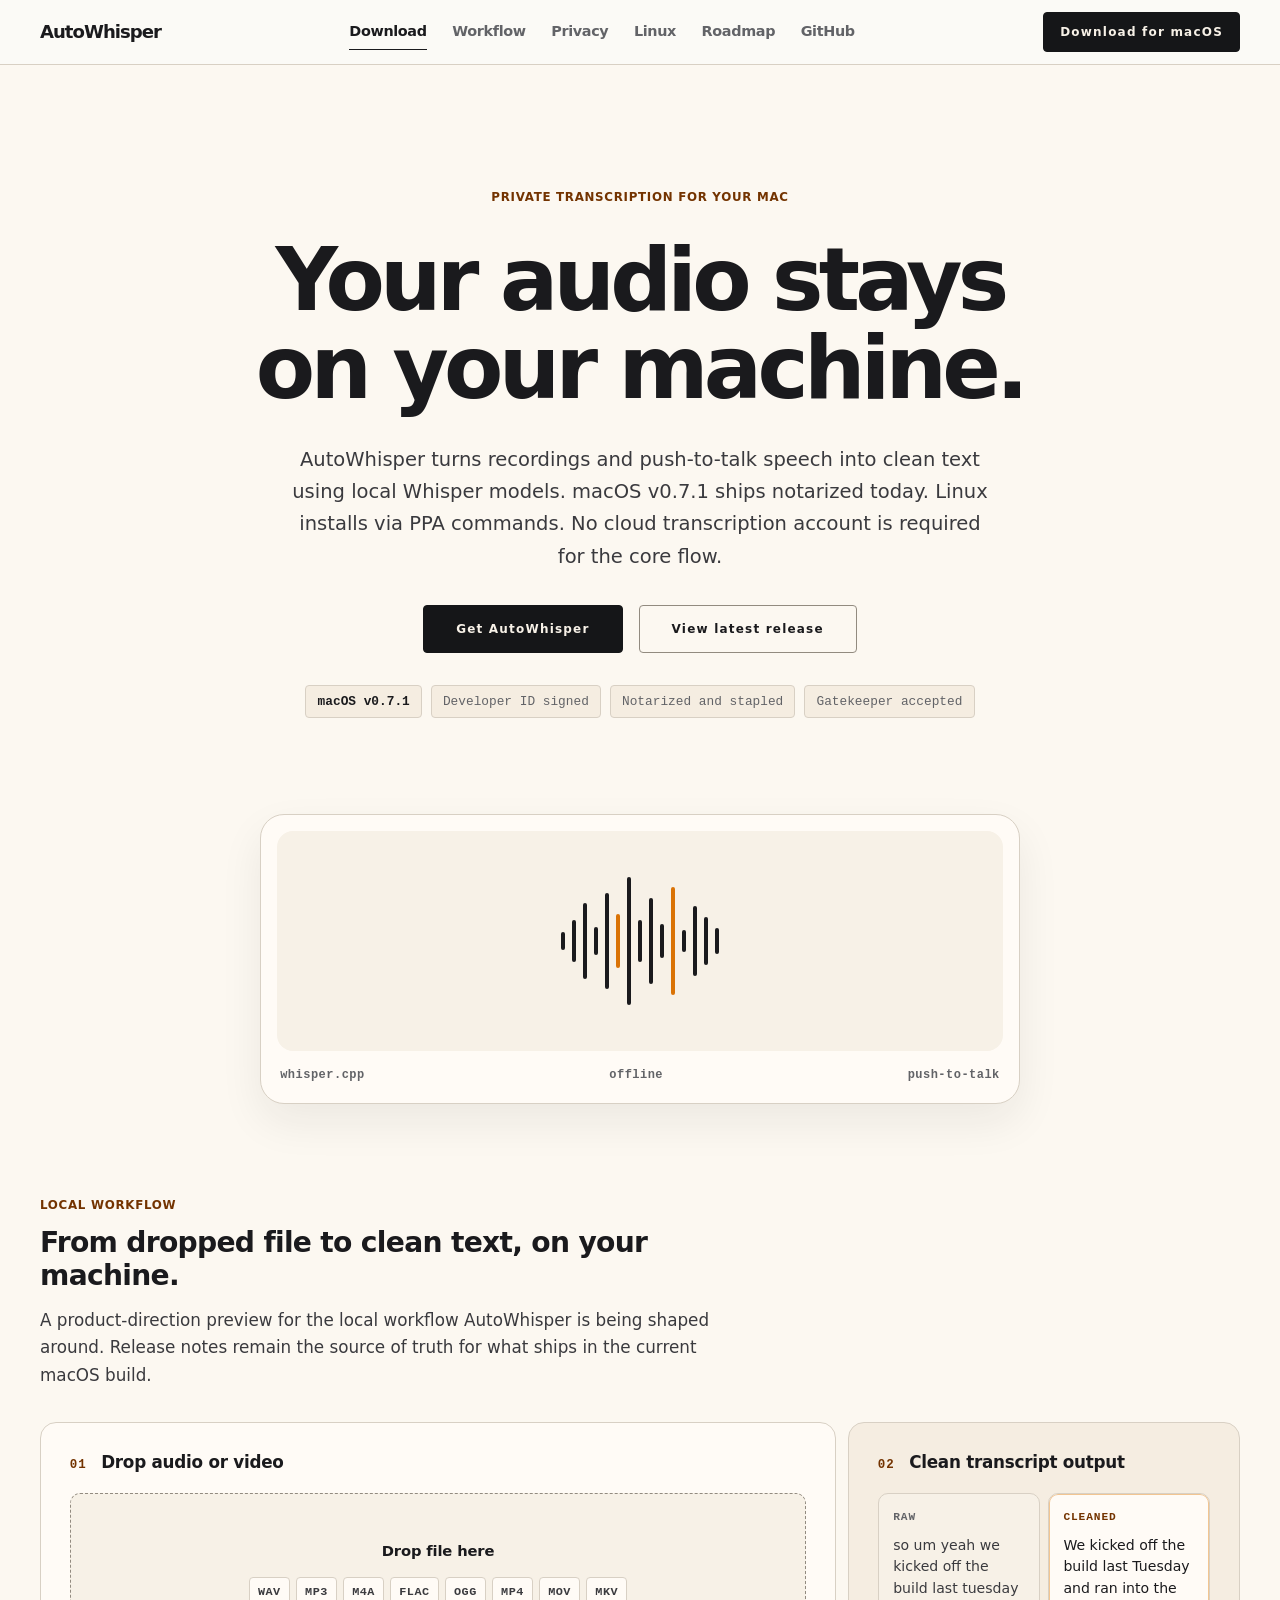
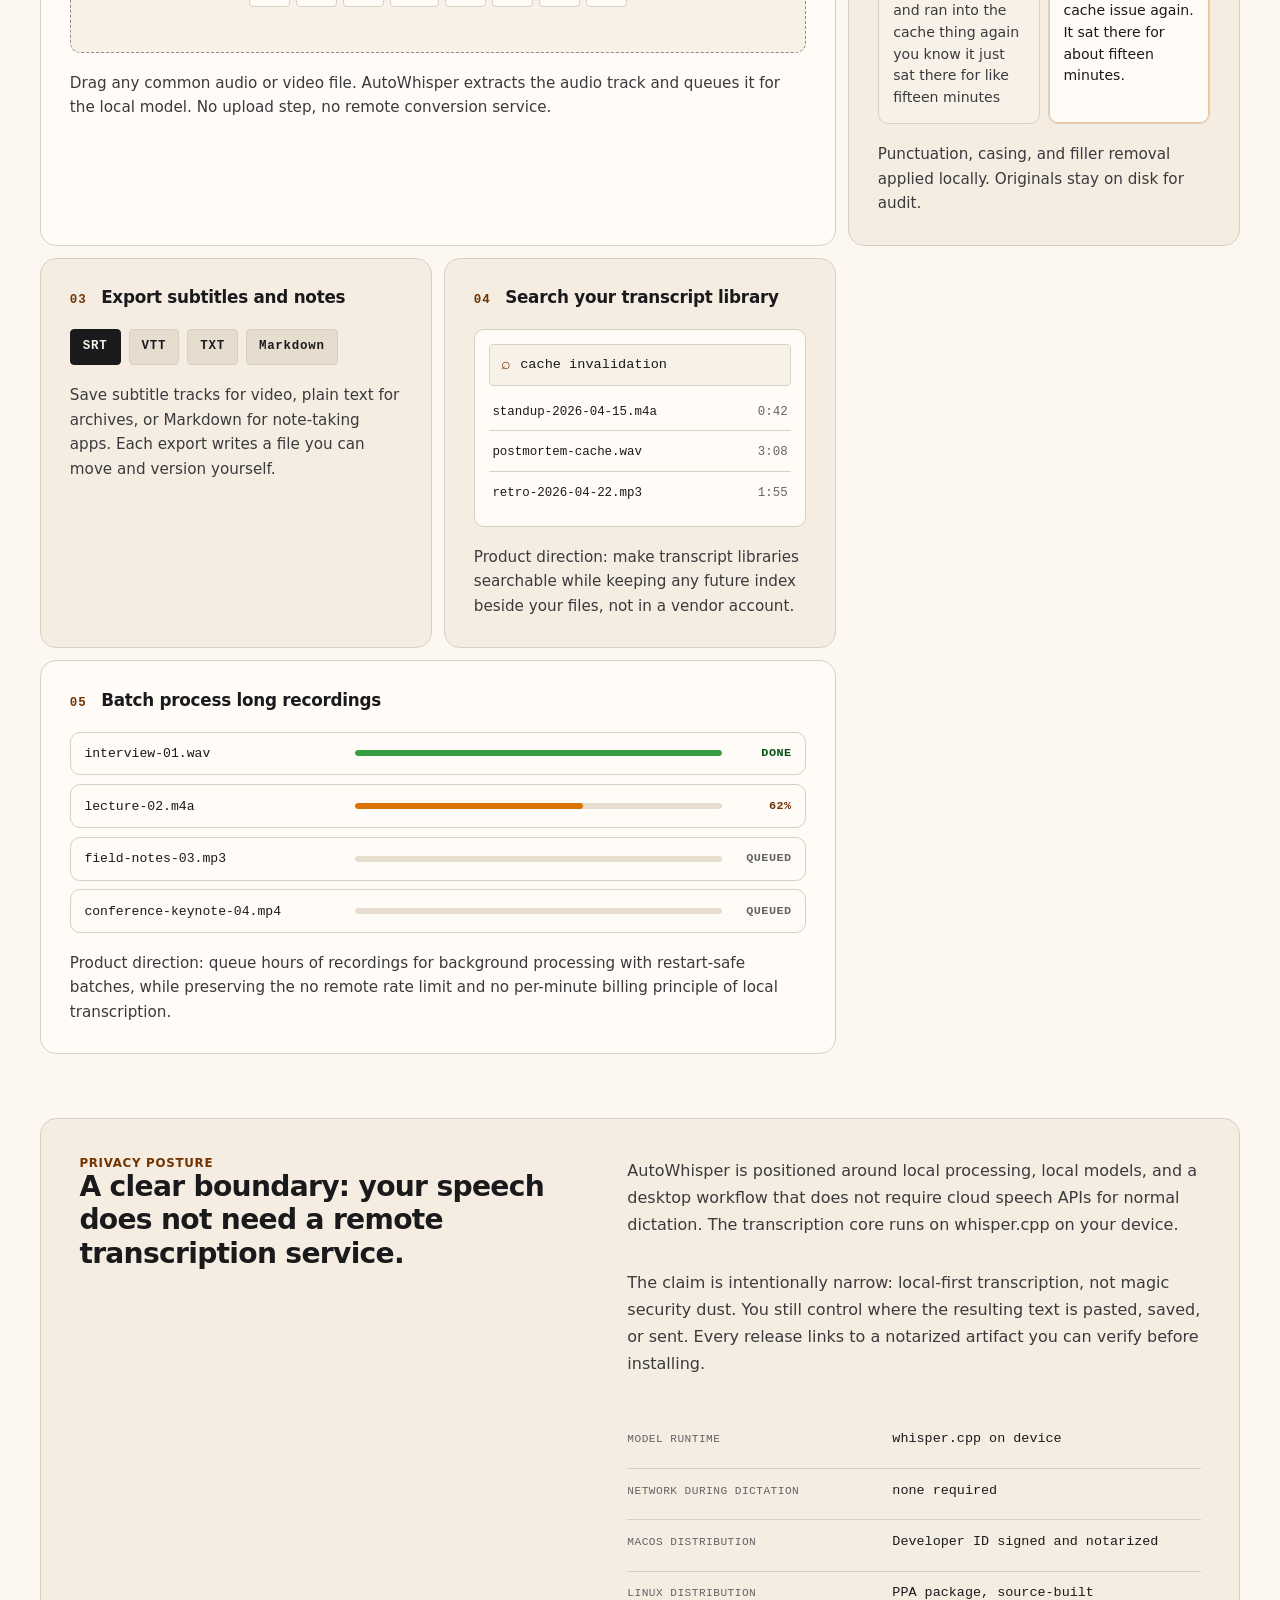
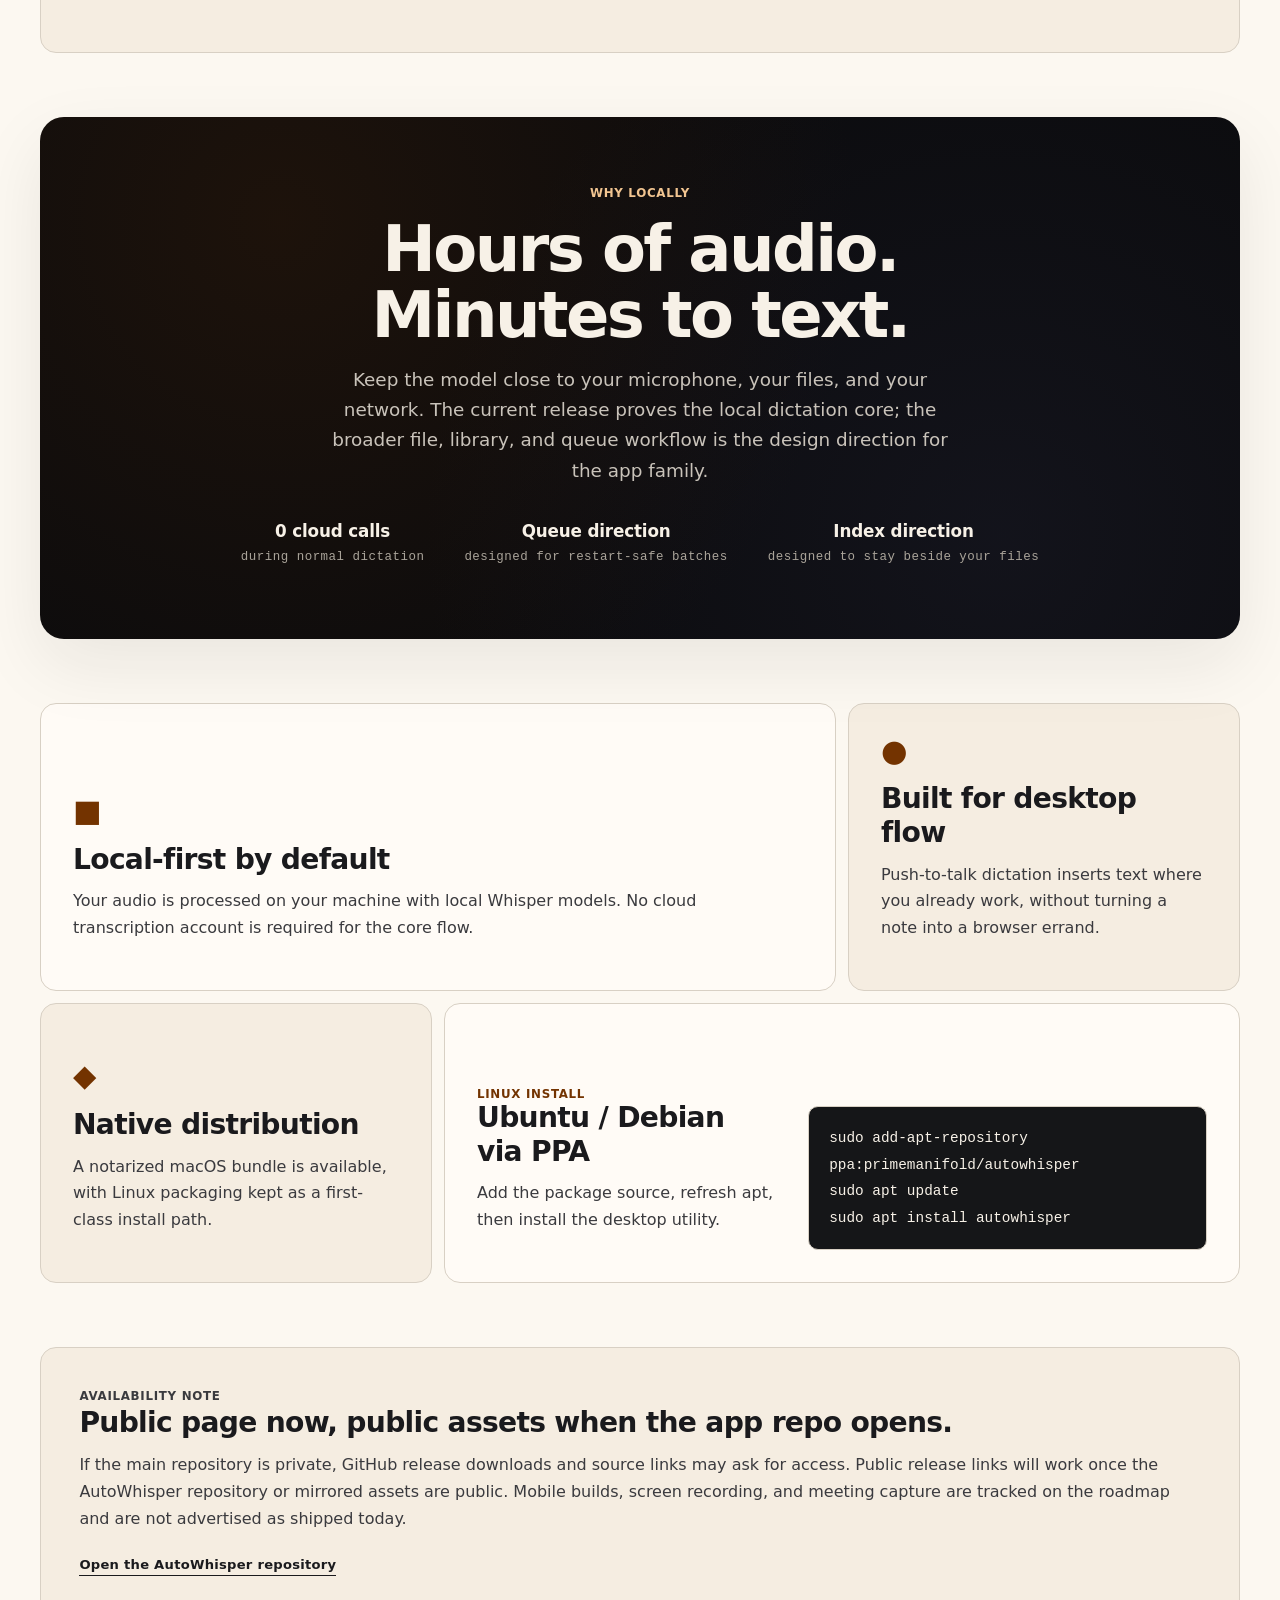
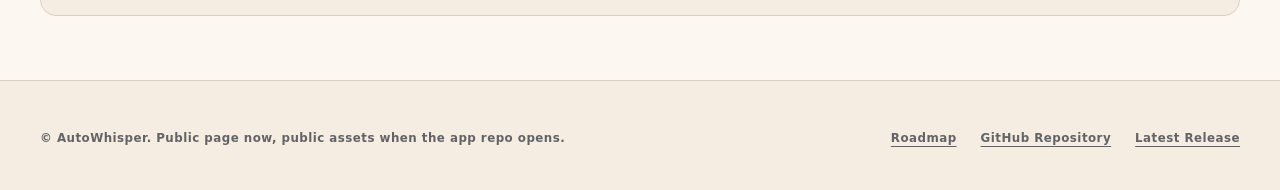
<file: site/index.html>
<!doctype html>
<html lang="en">
<head>
  <meta charset="utf-8">
  <meta name="viewport" content="width=device-width, initial-scale=1">
  <meta name="description" content="AutoWhisper is a local-first desktop transcription app powered by whisper.cpp, with macOS downloads and Linux PPA install commands.">
  <title>AutoWhisper | Local-first desktop transcription</title>
  <link rel="stylesheet" href="styles.css">
</head>
<body>
  <a class="skip-link" href="#main">Skip to content</a>

  <header class="topbar" aria-label="Primary navigation">
    <div class="nav-shell">
      <a class="brand" href="./" aria-label="AutoWhisper home">AutoWhisper</a>
      <nav class="nav-links" aria-label="Site links">
        <a class="is-active" href="#download">Download</a>
        <a href="#workflow">Workflow</a>
        <a href="#privacy">Privacy</a>
        <a href="#linux">Linux</a>
        <a href="roadmap.html">Roadmap</a>
        <a href="https://github.com/primemanifold/autowhisper">GitHub</a>
      </nav>
      <a class="nav-cta" href="https://github.com/primemanifold/autowhisper/releases/download/v0.7.1/AutoWhisper-macOS-v0.7.1.zip">Download for macOS</a>
    </div>
  </header>

  <main id="main" class="page-shell">
    <section class="hero" aria-labelledby="hero-title">
      <p class="eyebrow">Private transcription for your Mac</p>
      <h1 id="hero-title">Your audio stays on your machine.</h1>
      <p class="lede">
        AutoWhisper turns recordings and push-to-talk speech into clean text using local Whisper models. macOS v0.7.1 ships notarized today. Linux installs via PPA commands. No cloud transcription account is required for the core flow.
      </p>
      <div class="hero-actions" id="download">
        <a class="button button-primary" href="https://github.com/primemanifold/autowhisper/releases/download/v0.7.1/AutoWhisper-macOS-v0.7.1.zip">Get AutoWhisper</a>
        <a class="button button-secondary" href="https://github.com/primemanifold/autowhisper/releases/latest">View latest release</a>
      </div>
      <ul class="release-list proof-badges" aria-label="macOS release details">
        <li><strong>macOS v0.7.1</strong></li>
        <li>Developer ID signed</li>
        <li>Notarized and stapled</li>
        <li>Gatekeeper accepted</li>
      </ul>
    </section>

    <section class="product-frame" aria-label="AutoWhisper local waveform preview">
      <div class="waveform-card">
        <div class="waveform-stage">
          <span></span><span></span><span></span><span></span><span></span>
          <span></span><span></span><span></span><span></span><span></span>
          <span></span><span></span><span></span><span></span><span></span>
        </div>
        <div class="preview-footer">
          <span>whisper.cpp</span>
          <span>offline</span>
          <span>push-to-talk</span>
        </div>
      </div>
    </section>

    <section class="workflow-section" id="workflow" aria-labelledby="workflow-title">
      <header class="workflow-header">
        <p class="eyebrow">Local workflow</p>
        <h2 id="workflow-title">From dropped file to clean text, on your machine.</h2>
        <p class="workflow-lede">A product-direction preview for the local workflow AutoWhisper is being shaped around. Release notes remain the source of truth for what ships in the current macOS build.</p>
      </header>

      <div class="workflow-grid">
        <article class="workflow-card workflow-card-wide">
          <header class="workflow-card-head">
            <p class="step-label">01</p>
            <h3>Drop audio or video</h3>
          </header>
          <div class="format-dropzone">
            <p class="dropzone-cue">Drop file here</p>
            <ul class="format-list">
              <li>WAV</li>
              <li>MP3</li>
              <li>M4A</li>
              <li>FLAC</li>
              <li>OGG</li>
              <li>MP4</li>
              <li>MOV</li>
              <li>MKV</li>
            </ul>
          </div>
          <p class="workflow-copy">Drag any common audio or video file. AutoWhisper extracts the audio track and queues it for the local model. No upload step, no remote conversion service.</p>
        </article>

        <article class="workflow-card">
          <header class="workflow-card-head">
            <p class="step-label">02</p>
            <h3>Clean transcript output</h3>
          </header>
          <div class="transcript-compare">
            <div class="transcript-side transcript-raw">
              <p class="transcript-tag">Raw</p>
              <p>so um yeah we kicked off the build last tuesday and ran into the cache thing again you know it just sat there for like fifteen minutes</p>
            </div>
            <div class="transcript-side transcript-clean">
              <p class="transcript-tag">Cleaned</p>
              <p>We kicked off the build last Tuesday and ran into the cache issue again. It sat there for about fifteen minutes.</p>
            </div>
          </div>
          <p class="workflow-copy">Punctuation, casing, and filler removal applied locally. Originals stay on disk for audit.</p>
        </article>

        <article class="workflow-card">
          <header class="workflow-card-head">
            <p class="step-label">03</p>
            <h3>Export subtitles and notes</h3>
          </header>
          <ul class="export-pills">
            <li>SRT</li>
            <li>VTT</li>
            <li>TXT</li>
            <li>Markdown</li>
          </ul>
          <p class="workflow-copy">Save subtitle tracks for video, plain text for archives, or Markdown for note-taking apps. Each export writes a file you can move and version yourself.</p>
        </article>

        <article class="workflow-card">
          <header class="workflow-card-head">
            <p class="step-label">04</p>
            <h3>Search your transcript library</h3>
          </header>
          <div class="library-search">
            <div class="search-bar">
              <span class="search-icon">⌕</span>
              <span class="search-query">cache invalidation</span>
            </div>
            <ul class="search-results">
              <li>
                <span class="result-name">standup-2026-04-15.m4a</span>
                <span class="result-time">0:42</span>
              </li>
              <li>
                <span class="result-name">postmortem-cache.wav</span>
                <span class="result-time">3:08</span>
              </li>
              <li>
                <span class="result-name">retro-2026-04-22.mp3</span>
                <span class="result-time">1:55</span>
              </li>
            </ul>
          </div>
          <p class="workflow-copy">Product direction: make transcript libraries searchable while keeping any future index beside your files, not in a vendor account.</p>
        </article>

        <article class="workflow-card workflow-card-wide">
          <header class="workflow-card-head">
            <p class="step-label">05</p>
            <h3>Batch process long recordings</h3>
          </header>
          <ul class="batch-queue">
            <li class="queue-item is-done">
              <span class="queue-name">interview-01.wav</span>
              <span class="queue-meter"><span class="queue-fill queue-fill-full"></span></span>
              <span class="queue-state">done</span>
            </li>
            <li class="queue-item is-running">
              <span class="queue-name">lecture-02.m4a</span>
              <span class="queue-meter"><span class="queue-fill queue-fill-active"></span></span>
              <span class="queue-state">62%</span>
            </li>
            <li class="queue-item is-pending">
              <span class="queue-name">field-notes-03.mp3</span>
              <span class="queue-meter"><span class="queue-fill queue-fill-empty"></span></span>
              <span class="queue-state">queued</span>
            </li>
            <li class="queue-item is-pending">
              <span class="queue-name">conference-keynote-04.mp4</span>
              <span class="queue-meter"><span class="queue-fill queue-fill-empty"></span></span>
              <span class="queue-state">queued</span>
            </li>
          </ul>
          <p class="workflow-copy">Product direction: queue hours of recordings for background processing with restart-safe batches, while preserving the no remote rate limit and no per-minute billing principle of local transcription.</p>
        </article>
      </div>
    </section>

    <section class="privacy-panel" id="privacy" aria-labelledby="privacy-title">
      <div>
        <p class="eyebrow">Privacy posture</p>
        <h2 id="privacy-title">A clear boundary: your speech does not need a remote transcription service.</h2>
      </div>
      <div class="privacy-copy">
        <p>
          AutoWhisper is positioned around local processing, local models, and a desktop workflow that does not require cloud speech APIs for normal dictation. The transcription core runs on whisper.cpp on your device.
        </p>
        <p>
          The claim is intentionally narrow: local-first transcription, not magic security dust. You still control where the resulting text is pasted, saved, or sent. Every release links to a notarized artifact you can verify before installing.
        </p>
        <ul class="evidence-list">
          <li><span class="evidence-key">Model runtime</span><span class="evidence-value">whisper.cpp on device</span></li>
          <li><span class="evidence-key">Network during dictation</span><span class="evidence-value">none required</span></li>
          <li><span class="evidence-key">macOS distribution</span><span class="evidence-value">Developer ID signed and notarized</span></li>
          <li><span class="evidence-key">Linux distribution</span><span class="evidence-value">PPA package, source-built</span></li>
        </ul>
      </div>
    </section>

    <section class="contrast-section" aria-labelledby="contrast-title">
      <p class="eyebrow contrast-eyebrow">Why locally</p>
      <h2 id="contrast-title">Hours of audio. Minutes to text.</h2>
        <p class="contrast-lede">
        Keep the model close to your microphone, your files, and your network. The current release proves the local dictation core; the broader file, library, and queue workflow is the design direction for the app family.
      </p>
      <ul class="contrast-stats" aria-label="Local-first product direction">
        <li>
          <strong>0 cloud calls</strong>
          <span>during normal dictation</span>
        </li>
        <li>
          <strong>Queue direction</strong>
          <span>designed for restart-safe batches</span>
        </li>
        <li>
          <strong>Index direction</strong>
          <span>designed to stay beside your files</span>
        </li>
      </ul>
    </section>

    <section class="bento" aria-label="Distribution and install paths">
      <article class="tile tile-wide">
        <p class="tile-icon" aria-hidden="true">■</p>
        <h2>Local-first by default</h2>
        <p>Your audio is processed on your machine with local Whisper models. No cloud transcription account is required for the core flow.</p>
      </article>
      <article class="tile">
        <p class="tile-icon" aria-hidden="true">●</p>
        <h2>Built for desktop flow</h2>
        <p>Push-to-talk dictation inserts text where you already work, without turning a note into a browser errand.</p>
      </article>
      <article class="tile">
        <p class="tile-icon" aria-hidden="true">◆</p>
        <h2>Native distribution</h2>
        <p>A notarized macOS bundle is available, with Linux packaging kept as a first-class install path.</p>
      </article>
      <article class="tile tile-wide command-tile" id="linux">
        <div>
          <p class="eyebrow">Linux install</p>
          <h2>Ubuntu / Debian via PPA</h2>
          <p>Add the package source, refresh apt, then install the desktop utility.</p>
        </div>
        <pre aria-label="PPA install commands"><code>sudo add-apt-repository ppa:primemanifold/autowhisper
sudo apt update
sudo apt install autowhisper</code></pre>
      </article>
    </section>

    <section class="notice" aria-labelledby="availability-title">
      <p class="eyebrow">Availability note</p>
      <h2 id="availability-title">Public page now, public assets when the app repo opens.</h2>
      <p>
        If the main repository is private, GitHub release downloads and source links may ask for access.
        Public release links will work once the AutoWhisper repository or mirrored assets are public. Mobile builds, screen recording, and meeting capture are tracked on the roadmap and are not advertised as shipped today.
      </p>
      <a class="text-link" href="https://github.com/primemanifold/autowhisper">Open the AutoWhisper repository</a>
    </section>
  </main>

  <footer class="site-footer">
    <div class="footer-shell">
      <span>© AutoWhisper. Public page now, public assets when the app repo opens.</span>
      <nav aria-label="Footer links">
        <a href="roadmap.html">Roadmap</a>
        <a href="https://github.com/primemanifold/autowhisper">GitHub Repository</a>
        <a href="https://github.com/primemanifold/autowhisper/releases/latest">Latest Release</a>
      </nav>
    </div>
  </footer>
</body>
</html>
</file>
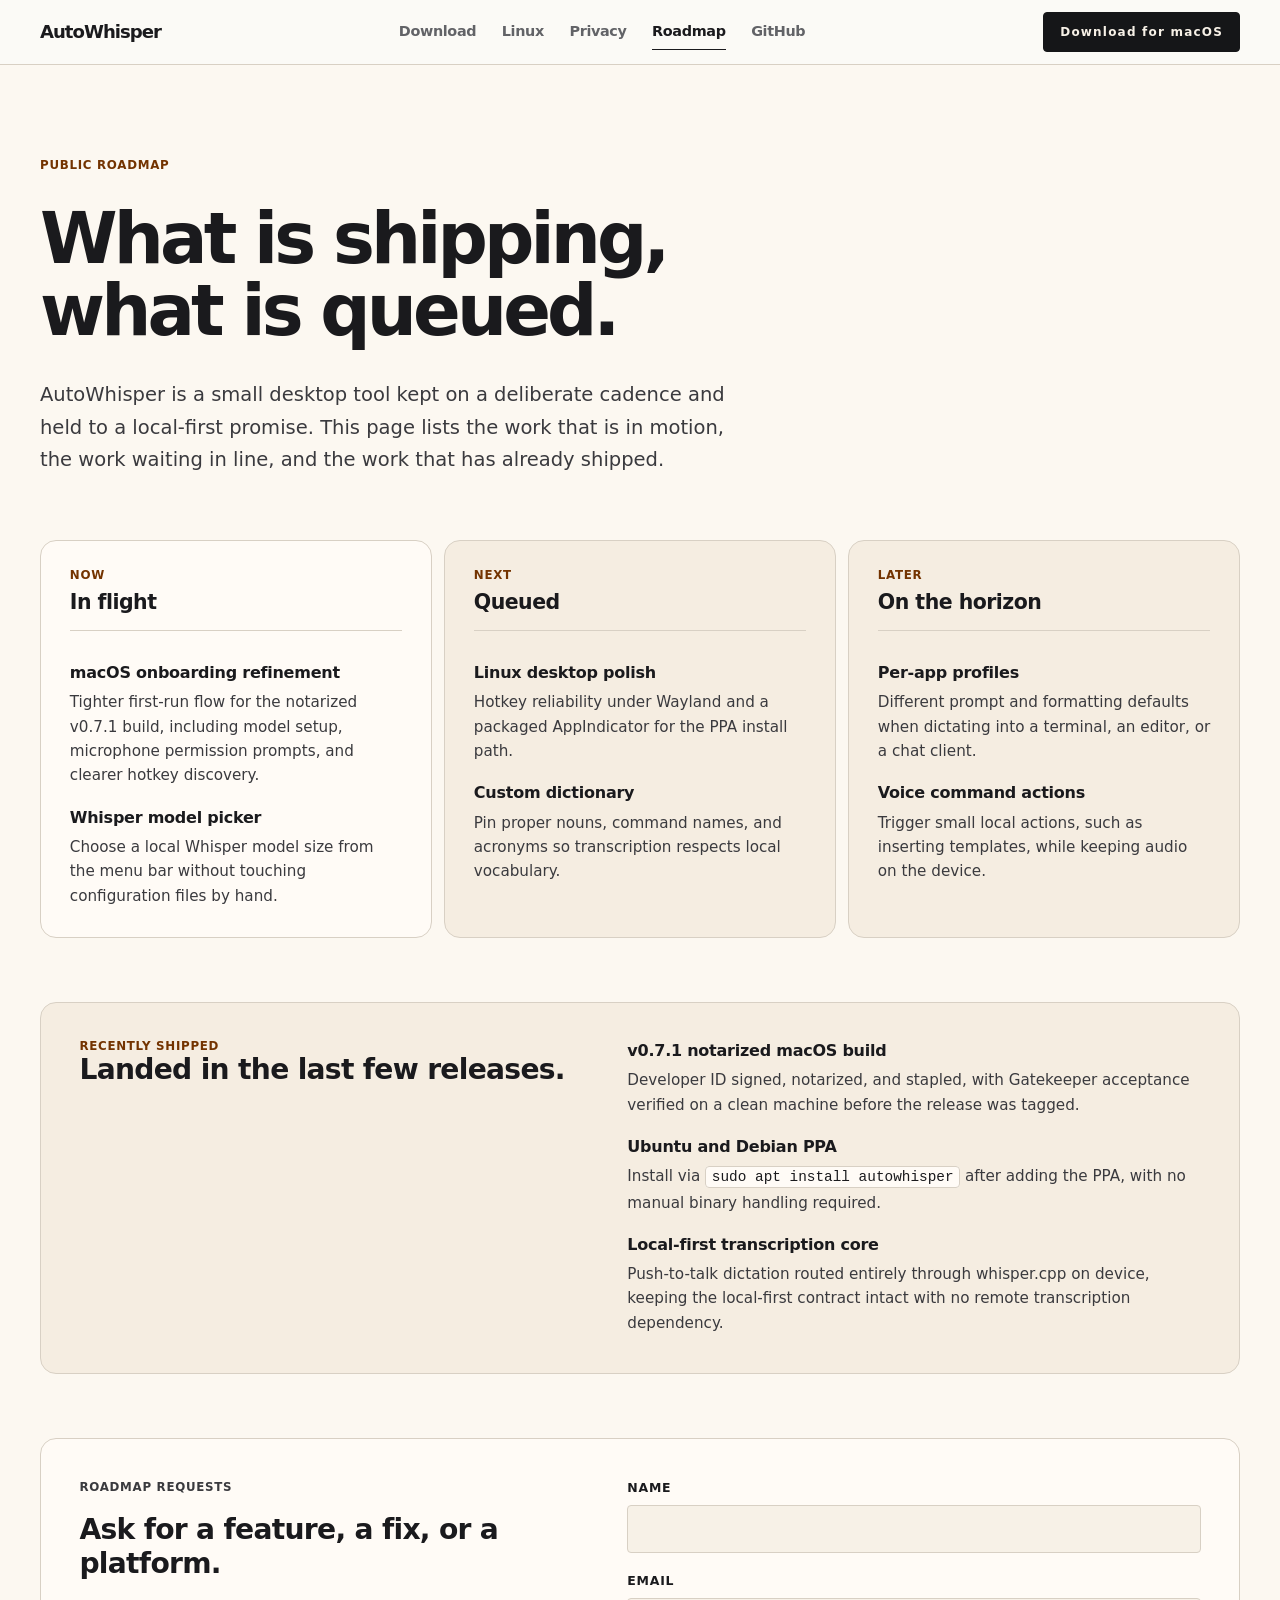
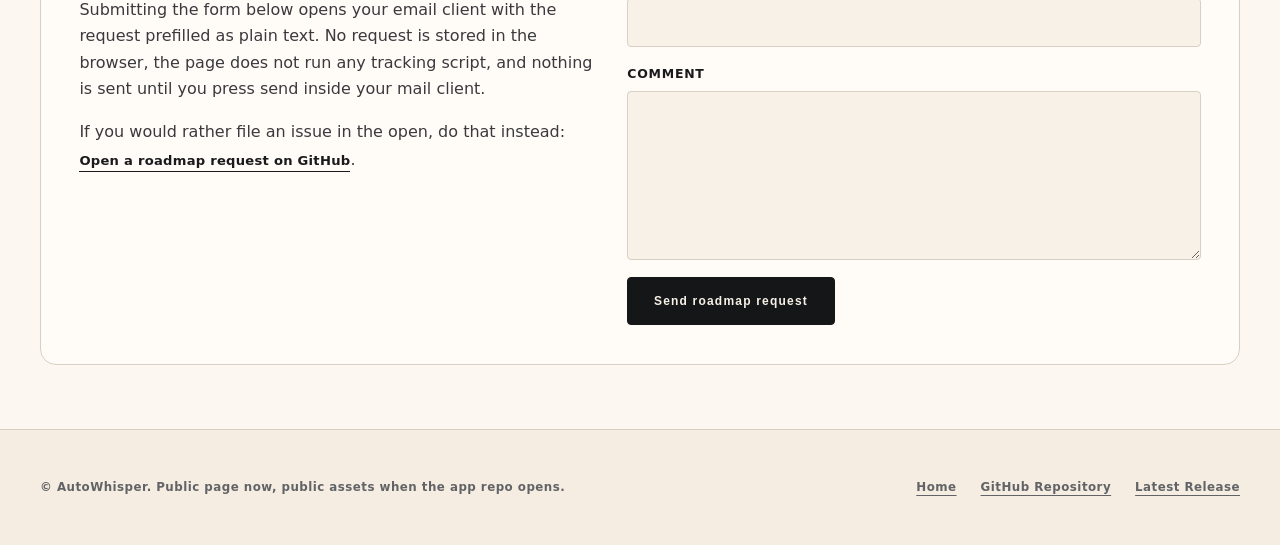
<file: site/roadmap.html>
<!doctype html>
<html lang="en">
<head>
  <meta charset="utf-8">
  <meta name="viewport" content="width=device-width, initial-scale=1">
  <meta name="description" content="AutoWhisper roadmap: what is shipping now, what is queued next, and how to send roadmap requests without analytics or trackers.">
  <title>Roadmap | AutoWhisper</title>
  <link rel="stylesheet" href="styles.css">
</head>
<body>
  <a class="skip-link" href="#main">Skip to content</a>

  <header class="topbar" aria-label="Primary navigation">
    <div class="nav-shell">
      <a class="brand" href="./" aria-label="AutoWhisper home">AutoWhisper</a>
      <nav class="nav-links" aria-label="Site links">
        <a href="./#download">Download</a>
        <a href="./#linux">Linux</a>
        <a href="./#privacy">Privacy</a>
        <a class="is-active" href="roadmap.html">Roadmap</a>
        <a href="https://github.com/primemanifold/autowhisper">GitHub</a>
      </nav>
      <a class="nav-cta" href="https://github.com/primemanifold/autowhisper/releases/download/v0.7.1/AutoWhisper-macOS-v0.7.1.zip">Download for macOS</a>
    </div>
  </header>

  <main id="main" class="page-shell">
    <section class="roadmap-intro" aria-labelledby="roadmap-title">
      <p class="eyebrow">Public roadmap</p>
      <h1 id="roadmap-title">What is shipping, what is queued.</h1>
      <p class="lede">
        AutoWhisper is a small desktop tool kept on a deliberate cadence and held to a local-first promise. This page lists the work that is in motion, the work waiting in line, and the work that has already shipped.
      </p>
    </section>

    <section class="roadmap-board" aria-label="Roadmap columns">
      <article class="roadmap-column" aria-labelledby="now-title">
        <header class="column-head">
          <p class="eyebrow">Now</p>
          <h2 id="now-title">In flight</h2>
        </header>
        <ul class="roadmap-list">
          <li>
            <h3>macOS onboarding refinement</h3>
            <p>Tighter first-run flow for the notarized v0.7.1 build, including model setup, microphone permission prompts, and clearer hotkey discovery.</p>
          </li>
          <li>
            <h3>Whisper model picker</h3>
            <p>Choose a local Whisper model size from the menu bar without touching configuration files by hand.</p>
          </li>
        </ul>
      </article>

      <article class="roadmap-column" aria-labelledby="next-title">
        <header class="column-head">
          <p class="eyebrow">Next</p>
          <h2 id="next-title">Queued</h2>
        </header>
        <ul class="roadmap-list">
          <li>
            <h3>Linux desktop polish</h3>
            <p>Hotkey reliability under Wayland and a packaged AppIndicator for the PPA install path.</p>
          </li>
          <li>
            <h3>Custom dictionary</h3>
            <p>Pin proper nouns, command names, and acronyms so transcription respects local vocabulary.</p>
          </li>
        </ul>
      </article>

      <article class="roadmap-column" aria-labelledby="later-title">
        <header class="column-head">
          <p class="eyebrow">Later</p>
          <h2 id="later-title">On the horizon</h2>
        </header>
        <ul class="roadmap-list">
          <li>
            <h3>Per-app profiles</h3>
            <p>Different prompt and formatting defaults when dictating into a terminal, an editor, or a chat client.</p>
          </li>
          <li>
            <h3>Voice command actions</h3>
            <p>Trigger small local actions, such as inserting templates, while keeping audio on the device.</p>
          </li>
        </ul>
      </article>
    </section>

    <section class="shipped-panel" aria-labelledby="shipped-title">
      <div class="shipped-intro">
        <p class="eyebrow">Recently shipped</p>
        <h2 id="shipped-title">Landed in the last few releases.</h2>
      </div>
      <ul class="shipped-list">
        <li>
          <h3>v0.7.1 notarized macOS build</h3>
          <p>Developer ID signed, notarized, and stapled, with Gatekeeper acceptance verified on a clean machine before the release was tagged.</p>
        </li>
        <li>
          <h3>Ubuntu and Debian PPA</h3>
          <p>Install via <code>sudo apt install autowhisper</code> after adding the PPA, with no manual binary handling required.</p>
        </li>
        <li>
          <h3>Local-first transcription core</h3>
          <p>Push-to-talk dictation routed entirely through whisper.cpp on device, keeping the local-first contract intact with no remote transcription dependency.</p>
        </li>
      </ul>
    </section>

    <section class="request-panel" aria-labelledby="requests-title">
      <div class="request-intro">
        <p class="eyebrow">Roadmap requests</p>
        <h2 id="requests-title">Ask for a feature, a fix, or a platform.</h2>
        <p>
          Submitting the form below opens your email client with the request prefilled as plain text. No request is stored in the browser, the page does not run any tracking script, and nothing is sent until you press send inside your mail client.
        </p>
        <p>
          If you would rather file an issue in the open, do that instead: <a class="text-link" href="https://github.com/primemanifold/autowhisper-landing/issues/new">Open a roadmap request on GitHub</a>.
        </p>
      </div>

      <form class="request-form" method="post" action="mailto:roadmap@primemanifold.dev?subject=AutoWhisper%20roadmap%20request" enctype="text/plain">
        <div class="field">
          <label for="request-name">Name</label>
          <input id="request-name" name="name" type="text" autocomplete="name" required>
        </div>
        <div class="field">
          <label for="request-email">Email</label>
          <input id="request-email" name="email" type="email" autocomplete="email" required>
        </div>
        <div class="field">
          <label for="request-comment">Comment</label>
          <textarea id="request-comment" name="comment" rows="6" required></textarea>
        </div>
        <button class="button button-primary" type="submit">Send roadmap request</button>
      </form>
    </section>
  </main>

  <footer class="site-footer">
    <div class="footer-shell">
      <span>© AutoWhisper. Public page now, public assets when the app repo opens.</span>
      <nav aria-label="Footer links">
        <a href="./">Home</a>
        <a href="https://github.com/primemanifold/autowhisper">GitHub Repository</a>
        <a href="https://github.com/primemanifold/autowhisper/releases/latest">Latest Release</a>
      </nav>
    </div>
  </footer>
</body>
</html>
</file>
<file: site/styles.css>
:root {
  color-scheme: light;
  --background: #fbfaf7;
  --paper: #f6f2ea;
  --paper-deep: #f0ebde;
  --muted: #ebe6dc;
  --surface: #fefdfb;
  --surface-low: #f4f0e7;
  --surface-mid: #ece6d9;
  --surface-high: #e1dac9;
  --text: #18181b;
  --text-muted: #3f3f46;
  --quiet: #71717a;
  --outline: #e7e2d8;
  --outline-strong: #b8b2a4;
  --inverse: #18181b;
  --inverse-deep: #0f0f12;
  --on-inverse: #f6f2ea;
  --accent-warm: #d97706;
  --accent-warm-text: #92400e;
  --accent-warm-soft: #f5d29a;
  --success: #16a34a;
  --success-text: #166534;
  --background: oklch(98% 0.01 80);
  --paper: oklch(95% 0.018 78);
  --paper-deep: oklch(93% 0.022 78);
  --muted: oklch(90% 0.022 78);
  --surface: oklch(99% 0.008 80);
  --surface-low: oklch(96% 0.015 78);
  --surface-mid: oklch(92% 0.022 78);
  --surface-high: oklch(88% 0.025 78);
  --text: oklch(22% 0.005 280);
  --text-muted: oklch(35% 0.006 280);
  --quiet: oklch(50% 0.006 280);
  --outline: oklch(86% 0.018 78);
  --outline-strong: oklch(64% 0.018 78);
  --inverse: oklch(20% 0.005 280);
  --inverse-deep: oklch(15% 0.005 280);
  --on-inverse: oklch(96% 0.015 78);
  --accent-warm: oklch(66% 0.16 56);
  --accent-warm-text: oklch(40% 0.11 55);
  --accent-warm-soft: oklch(85% 0.085 70);
  --success: oklch(62% 0.16 145);
  --success-text: oklch(39% 0.12 145);
  --shadow-sm: 0 6px 18px rgb(24 24 27 / 5%);
  --shadow-md: 0 18px 44px rgb(24 24 27 / 7%);
  --shadow-lg: 0 26px 70px rgb(24 24 27 / 8%);
  --radius-sm: 4px;
  --radius-md: 10px;
  --radius-lg: 16px;
  --radius-xl: 24px;
  --container: 1200px;
  --gutter: 32px;
  --stack-xs: 8px;
  --stack-sm: 16px;
  --stack-md: 32px;
  --stack-lg: 64px;
  --font: Inter, ui-sans-serif, system-ui, -apple-system, BlinkMacSystemFont, "Segoe UI", sans-serif;
  --mono: ui-monospace, "SFMono-Regular", Menlo, Consolas, monospace;
}

* {
  box-sizing: border-box;
}

html {
  scroll-behavior: smooth;
}

body {
  margin: 0;
  min-height: 100vh;
  padding-top: 64px;
  background: var(--background);
  color: var(--text);
  font-family: var(--font);
  font-size: 16px;
  line-height: 1.6;
}

a {
  color: inherit;
}

.skip-link {
  position: absolute;
  z-index: 100;
  top: -4rem;
  left: 1rem;
  border-radius: var(--radius-md);
  background: var(--inverse);
  color: var(--on-inverse);
  padding: 0.7rem 0.9rem;
}

.skip-link:focus,
a:focus-visible,
button:focus-visible {
  top: 0.75rem;
  outline: 3px solid var(--accent-warm);
  outline-offset: 3px;
}

.topbar {
  position: fixed;
  z-index: 50;
  inset: 0 0 auto;
  border-bottom: 1px solid var(--outline);
  background: rgb(251 250 247 / 82%);
  backdrop-filter: blur(16px);
}

.nav-shell,
.page-shell,
.footer-shell {
  width: min(var(--container), calc(100% - 48px));
  margin-inline: auto;
}

.nav-shell {
  display: flex;
  height: 64px;
  align-items: center;
  justify-content: space-between;
  gap: 1.5rem;
}

.brand {
  font-size: 1.13rem;
  font-weight: 800;
  letter-spacing: -0.055em;
  text-decoration: none;
}

.nav-links {
  display: flex;
  align-items: center;
  gap: 1.6rem;
  color: var(--quiet);
  font-size: 0.9rem;
  font-weight: 650;
  letter-spacing: -0.025em;
}

.nav-links a {
  padding-block: 0.35rem;
  text-decoration: none;
}

.nav-links a:hover,
.nav-links a.is-active {
  color: var(--text);
}

.nav-links a.is-active {
  border-bottom: 1px solid var(--text);
}

.nav-cta,
.button {
  display: inline-flex;
  align-items: center;
  justify-content: center;
  border-radius: var(--radius-sm);
  font-size: 0.75rem;
  font-weight: 800;
  letter-spacing: 0.1em;
  line-height: 1;
  min-height: 2.55rem;
  padding: 0.8rem 1rem;
  text-decoration: none;
  transition: background-color 180ms cubic-bezier(0.22, 1, 0.36, 1), opacity 180ms cubic-bezier(0.22, 1, 0.36, 1), transform 180ms cubic-bezier(0.22, 1, 0.36, 1);
}

.nav-cta,
.button-primary {
  border: 1px solid var(--inverse);
  background: var(--inverse);
  color: var(--on-inverse);
}

.nav-cta:hover,
.button-primary:hover {
  opacity: 0.86;
}

.button-secondary {
  border: 1px solid var(--outline-strong);
  background: transparent;
  color: var(--text);
}

.button-secondary:hover {
  background: var(--surface-mid);
}

.button:hover {
  transform: translateY(-1px);
}

.page-shell {
  display: flex;
  flex-direction: column;
  gap: var(--stack-lg);
  padding-block: var(--stack-lg);
}

.hero {
  display: flex;
  max-width: 820px;
  flex-direction: column;
  align-items: center;
  gap: var(--stack-md);
  margin: var(--stack-lg) auto 0;
  text-align: center;
}

.eyebrow {
  margin: 0;
  color: var(--accent-warm-text);
  font-size: 0.74rem;
  font-weight: 800;
  letter-spacing: 0.06em;
  line-height: 1;
  text-transform: uppercase;
}

h1,
h2,
p {
  margin-top: 0;
}

h1 {
  max-width: 14ch;
  margin-bottom: 0;
  font-size: clamp(3rem, 7.4vw, 5.4rem);
  font-weight: 760;
  letter-spacing: -0.055em;
  line-height: 1.02;
}

h2 {
  margin-bottom: 0.75rem;
  font-size: clamp(1.4rem, 2.2vw, 1.9rem);
  font-weight: 720;
  letter-spacing: -0.025em;
  line-height: 1.2;
}

h3 {
  margin: 0;
  font-size: 1.05rem;
  font-weight: 720;
  letter-spacing: -0.015em;
  line-height: 1.3;
}

.lede {
  max-width: 700px;
  margin-bottom: 0;
  color: var(--text-muted);
  font-size: clamp(1.08rem, 2vw, 1.22rem);
  line-height: 1.65;
}

.hero-actions {
  display: flex;
  flex-wrap: wrap;
  justify-content: center;
  gap: var(--stack-sm);
}

.hero-actions .button {
  min-height: 3rem;
  padding-inline: 2rem;
}

.release-list,
.proof-badges {
  display: flex;
  flex-wrap: wrap;
  justify-content: center;
  gap: 0.55rem;
  margin: 0;
  padding: 0;
  list-style: none;
}

.release-list li,
.proof-badges li {
  border: 1px solid var(--outline);
  border-radius: var(--radius-sm);
  background: var(--paper);
  color: var(--quiet);
  font-family: var(--mono);
  font-size: 0.8rem;
  line-height: 1.25;
  padding: 0.48rem 0.7rem;
}

.release-list strong,
.proof-badges strong {
  color: var(--text);
}

.product-frame {
  display: flex;
  justify-content: center;
  width: 100%;
  padding-block: var(--stack-md);
}

.waveform-card {
  width: min(100%, 760px);
  border: 1px solid var(--outline);
  border-radius: var(--radius-xl);
  background: var(--surface);
  box-shadow: var(--shadow-md);
  padding: 1rem;
}

.waveform-stage {
  display: flex;
  min-height: 220px;
  align-items: center;
  justify-content: center;
  gap: 7px;
  border-radius: var(--radius-lg);
  background: var(--surface-low);
}

.waveform-stage span {
  width: 4px;
  border-radius: 99px;
  background: var(--text);
}

.waveform-stage span:nth-child(1) { height: 18px; }
.waveform-stage span:nth-child(2) { height: 42px; }
.waveform-stage span:nth-child(3) { height: 76px; }
.waveform-stage span:nth-child(4) { height: 28px; }
.waveform-stage span:nth-child(5) { height: 96px; }
.waveform-stage span:nth-child(6) { height: 54px; background: var(--accent-warm); }
.waveform-stage span:nth-child(7) { height: 128px; }
.waveform-stage span:nth-child(8) { height: 42px; }
.waveform-stage span:nth-child(9) { height: 86px; }
.waveform-stage span:nth-child(10) { height: 34px; }
.waveform-stage span:nth-child(11) { height: 108px; background: var(--accent-warm); }
.waveform-stage span:nth-child(12) { height: 22px; }
.waveform-stage span:nth-child(13) { height: 70px; }
.waveform-stage span:nth-child(14) { height: 48px; }
.waveform-stage span:nth-child(15) { height: 26px; }

.preview-footer {
  display: flex;
  flex-wrap: wrap;
  justify-content: space-between;
  gap: 0.75rem;
  padding: 0.9rem 0.2rem 0.15rem;
  color: var(--quiet);
  font-family: var(--mono);
  font-size: 0.75rem;
  font-weight: 600;
  letter-spacing: 0.04em;
}

.workflow-section {
  display: flex;
  flex-direction: column;
  gap: var(--stack-md);
}

.workflow-header {
  display: flex;
  max-width: 720px;
  flex-direction: column;
  gap: 0.85rem;
}

.workflow-header h2 {
  margin: 0;
}

.workflow-lede {
  margin: 0;
  color: var(--text-muted);
  font-size: 1.05rem;
  line-height: 1.65;
}

.workflow-grid {
  display: grid;
  grid-template-columns: repeat(3, minmax(0, 1fr));
  gap: 12px;
}

.workflow-card {
  display: flex;
  flex-direction: column;
  gap: 1.1rem;
  border: 1px solid var(--outline);
  border-radius: var(--radius-lg);
  background: var(--paper);
  padding: clamp(1.4rem, 2.6vw, 1.8rem);
  min-height: 320px;
}

.workflow-card-wide {
  grid-column: span 2;
  background: var(--surface);
}

.workflow-card-head {
  display: flex;
  align-items: baseline;
  gap: 0.9rem;
}

.step-label {
  margin: 0;
  color: var(--accent-warm-text);
  font-family: var(--mono);
  font-size: 0.78rem;
  font-weight: 700;
  letter-spacing: 0.08em;
}

.workflow-copy {
  margin: 0;
  color: var(--text-muted);
  font-size: 0.95rem;
  line-height: 1.62;
}

.format-dropzone {
  display: flex;
  flex-direction: column;
  align-items: center;
  justify-content: center;
  gap: 0.9rem;
  border: 1.5px dashed var(--outline-strong);
  border-radius: var(--radius-md);
  background: var(--surface-low);
  padding: 1.4rem 1rem;
  min-height: 160px;
  text-align: center;
}

.dropzone-cue {
  margin: 0;
  color: var(--text);
  font-size: 0.92rem;
  font-weight: 700;
  letter-spacing: -0.01em;
}

.format-list {
  display: flex;
  flex-wrap: wrap;
  justify-content: center;
  gap: 0.4rem;
  margin: 0;
  padding: 0;
  list-style: none;
}

.format-list li {
  border: 1px solid var(--outline);
  border-radius: var(--radius-sm);
  background: var(--surface);
  color: var(--text-muted);
  font-family: var(--mono);
  font-size: 0.74rem;
  font-weight: 600;
  letter-spacing: 0.04em;
  padding: 0.28rem 0.5rem;
}

.transcript-compare {
  display: grid;
  grid-template-columns: 1fr 1fr;
  gap: 8px;
}

.transcript-side {
  display: flex;
  flex-direction: column;
  gap: 0.5rem;
  border: 1px solid var(--outline);
  border-radius: var(--radius-md);
  background: var(--surface);
  padding: 0.9rem;
  min-height: 160px;
}

.transcript-raw {
  background: var(--surface-low);
}

.transcript-clean {
  background: var(--surface);
  box-shadow: inset 0 0 0 1px var(--accent-warm-soft);
}

.transcript-tag {
  margin: 0;
  color: var(--quiet);
  font-family: var(--mono);
  font-size: 0.7rem;
  font-weight: 700;
  letter-spacing: 0.08em;
  text-transform: uppercase;
}

.transcript-clean .transcript-tag {
  color: var(--accent-warm-text);
}

.transcript-side > p:last-child {
  margin: 0;
  color: var(--text);
  font-size: 0.88rem;
  line-height: 1.55;
}

.transcript-raw > p:last-child {
  color: var(--text-muted);
}

.export-pills {
  display: flex;
  flex-wrap: wrap;
  gap: 0.5rem;
  margin: 0;
  padding: 0;
  list-style: none;
}

.export-pills li {
  border: 1px solid var(--outline);
  border-radius: var(--radius-sm);
  background: var(--muted);
  color: var(--text);
  font-family: var(--mono);
  font-size: 0.78rem;
  font-weight: 700;
  letter-spacing: 0.06em;
  padding: 0.45rem 0.75rem;
}

.export-pills li:first-child {
  background: var(--text);
  color: var(--on-inverse);
  border-color: var(--text);
}

.library-search {
  display: flex;
  flex-direction: column;
  gap: 0.6rem;
  border: 1px solid var(--outline);
  border-radius: var(--radius-md);
  background: var(--surface);
  padding: 0.9rem;
}

.search-bar {
  display: flex;
  align-items: center;
  gap: 0.55rem;
  border: 1px solid var(--outline);
  border-radius: var(--radius-sm);
  background: var(--surface-low);
  padding: 0.55rem 0.7rem;
  color: var(--text);
  font-family: var(--mono);
  font-size: 0.85rem;
}

.search-icon {
  color: var(--accent-warm-text);
  font-size: 1rem;
  line-height: 1;
}

.search-query {
  color: var(--text);
}

.search-results {
  display: flex;
  flex-direction: column;
  gap: 0.35rem;
  margin: 0;
  padding: 0;
  list-style: none;
}

.search-results li {
  display: flex;
  align-items: center;
  justify-content: space-between;
  gap: 0.5rem;
  border-bottom: 1px solid var(--outline);
  padding: 0.45rem 0.2rem;
  font-family: var(--mono);
  font-size: 0.78rem;
  color: var(--text-muted);
}

.search-results li:last-child {
  border-bottom: 0;
}

.result-name {
  color: var(--text);
  overflow: hidden;
  text-overflow: ellipsis;
  white-space: nowrap;
}

.result-time {
  color: var(--quiet);
  font-variant-numeric: tabular-nums;
}

.batch-queue {
  display: flex;
  flex-direction: column;
  gap: 0.55rem;
  margin: 0;
  padding: 0;
  list-style: none;
}

.queue-item {
  display: grid;
  grid-template-columns: minmax(0, 1.4fr) minmax(0, 2fr) auto;
  align-items: center;
  gap: 0.85rem;
  border: 1px solid var(--outline);
  border-radius: var(--radius-md);
  background: var(--surface);
  padding: 0.65rem 0.85rem;
  font-family: var(--mono);
  font-size: 0.82rem;
}

.queue-name {
  color: var(--text);
  overflow: hidden;
  text-overflow: ellipsis;
  white-space: nowrap;
}

.queue-meter {
  display: block;
  height: 6px;
  border-radius: 99px;
  background: var(--muted);
  overflow: hidden;
}

.queue-fill {
  display: block;
  height: 100%;
  border-radius: 99px;
  background: var(--accent-warm);
  transition: width 240ms cubic-bezier(0.22, 1, 0.36, 1);
}

.queue-fill-full {
  width: 100%;
}

.queue-fill-active {
  width: 62%;
}

.queue-fill-empty {
  width: 0%;
}

.queue-item.is-done .queue-fill {
  background: var(--success);
}

.queue-item.is-pending .queue-fill {
  background: var(--outline-strong);
}

.queue-state {
  color: var(--quiet);
  font-size: 0.74rem;
  font-weight: 700;
  letter-spacing: 0.04em;
  text-transform: uppercase;
  min-width: 3.5rem;
  text-align: end;
}

.queue-item.is-done .queue-state {
  color: var(--success-text);
}

.queue-item.is-running .queue-state {
  color: var(--accent-warm-text);
}

.contrast-section {
  display: flex;
  flex-direction: column;
  gap: var(--stack-sm);
  border-radius: var(--radius-xl);
  background: var(--inverse-deep);
  color: var(--on-inverse);
  padding: clamp(2.4rem, 6vw, 4.4rem) clamp(1.6rem, 5vw, 3.6rem);
  text-align: center;
  align-items: center;
  box-shadow: var(--shadow-lg);
  position: relative;
  overflow: hidden;
}

.contrast-section::before {
  content: "";
  position: absolute;
  inset: 0;
  background: radial-gradient(circle at 20% 20%, oklch(28% 0.06 56 / 35%), transparent 55%),
              radial-gradient(circle at 80% 80%, oklch(28% 0.04 280 / 30%), transparent 55%);
  pointer-events: none;
}

.contrast-section > * {
  position: relative;
}

.contrast-eyebrow {
  color: var(--accent-warm-soft);
}

.contrast-section h2 {
  max-width: 16ch;
  margin: 0;
  font-size: clamp(2.4rem, 5.6vw, 4rem);
  font-weight: 760;
  letter-spacing: -0.04em;
  line-height: 1.04;
}

.contrast-lede {
  max-width: 640px;
  margin: 0;
  color: oklch(82% 0.015 80);
  font-size: clamp(1rem, 1.8vw, 1.15rem);
  line-height: 1.65;
}

.contrast-stats {
  display: flex;
  flex-wrap: wrap;
  justify-content: center;
  gap: 1.5rem 2.5rem;
  margin: 1rem 0 0;
  padding: 0;
  list-style: none;
}

.contrast-stats li {
  display: flex;
  flex-direction: column;
  gap: 0.2rem;
  align-items: center;
}

.contrast-stats strong {
  font-size: 1.05rem;
  font-weight: 720;
  letter-spacing: -0.01em;
  color: var(--on-inverse);
}

.contrast-stats span {
  color: oklch(72% 0.015 80);
  font-family: var(--mono);
  font-size: 0.78rem;
  letter-spacing: 0.04em;
}

.bento {
  display: grid;
  grid-template-columns: repeat(3, minmax(0, 1fr));
  gap: 12px;
}

.tile,
.privacy-panel,
.notice {
  border: 1px solid var(--outline);
  border-radius: var(--radius-lg);
  background: var(--paper);
}

.tile {
  display: flex;
  min-height: 280px;
  flex-direction: column;
  justify-content: flex-end;
  padding: clamp(1.4rem, 3vw, 2rem);
}

.tile-wide {
  grid-column: span 2;
  background: var(--surface);
}

.tile-icon {
  margin-bottom: 1rem;
  color: var(--accent-warm-text);
  font-size: 1.9rem;
  line-height: 1;
}

.tile p:not(.tile-icon):not(.eyebrow),
.privacy-copy p,
.notice p,
.command-tile p:not(.eyebrow) {
  color: var(--text-muted);
  line-height: 1.68;
}

.command-tile {
  display: grid;
  grid-template-columns: minmax(0, 0.75fr) minmax(300px, 1fr);
  gap: var(--stack-md);
  align-items: end;
}

pre {
  overflow-x: auto;
  margin: 0;
  border: 1px solid var(--outline);
  border-radius: var(--radius-md);
  background: var(--inverse);
  color: var(--on-inverse);
  padding: 1.1rem 1.25rem;
  white-space: pre-wrap;
}

code {
  font-family: var(--mono);
  font-size: 0.9rem;
  line-height: 1.85;
}

.privacy-panel {
  display: grid;
  grid-template-columns: minmax(0, 0.9fr) minmax(0, 1fr);
  gap: var(--stack-md);
  padding: clamp(1.5rem, 4vw, 2.4rem);
}

.privacy-copy {
  display: flex;
  flex-direction: column;
  gap: 1rem;
}

.evidence-list {
  display: flex;
  flex-direction: column;
  gap: 0.5rem;
  margin: 0.5rem 0 0;
  padding: 0;
  list-style: none;
}

.evidence-list li {
  display: grid;
  grid-template-columns: minmax(0, 0.9fr) minmax(0, 1.1fr);
  gap: 0.8rem;
  align-items: baseline;
  border-top: 1px solid var(--outline);
  padding: 0.65rem 0;
  font-family: var(--mono);
  font-size: 0.84rem;
}

.evidence-list li:first-child {
  border-top: 0;
}

.evidence-key {
  color: var(--quiet);
  letter-spacing: 0.04em;
  text-transform: uppercase;
  font-size: 0.7rem;
}

.evidence-value {
  color: var(--text);
}

.notice {
  padding: clamp(1.5rem, 4vw, 2.4rem);
}

.text-link {
  display: inline-flex;
  margin-top: 0.3rem;
  border-bottom: 1px solid currentColor;
  color: var(--text);
  font-size: 0.82rem;
  font-weight: 800;
  letter-spacing: 0.02em;
  text-decoration: none;
}

.site-footer {
  border-top: 1px solid var(--outline);
  background: var(--paper);
  color: var(--quiet);
  font-size: 0.74rem;
  font-weight: 700;
  letter-spacing: 0.04em;
}

.footer-shell {
  display: flex;
  align-items: center;
  justify-content: space-between;
  gap: 2rem;
  padding-block: 3rem;
}

.footer-shell nav {
  display: flex;
  flex-wrap: wrap;
  justify-content: center;
  gap: 1.5rem;
}

.footer-shell a {
  text-underline-offset: 0.28rem;
}

.roadmap-intro {
  display: flex;
  max-width: 820px;
  flex-direction: column;
  align-items: flex-start;
  gap: var(--stack-md);
  margin-top: var(--stack-md);
}

.roadmap-intro h1 {
  max-width: 18ch;
  font-size: clamp(2.6rem, 6vw, 4.4rem);
  text-align: left;
}

.roadmap-intro .lede {
  text-align: left;
}

.roadmap-board {
  display: grid;
  grid-template-columns: repeat(3, minmax(0, 1fr));
  gap: 12px;
}

.roadmap-column {
  display: flex;
  flex-direction: column;
  gap: var(--stack-md);
  border: 1px solid var(--outline);
  border-radius: var(--radius-lg);
  background: var(--paper);
  padding: clamp(1.4rem, 3vw, 1.8rem);
}

.roadmap-column:first-child {
  background: var(--surface);
}

.column-head {
  display: flex;
  flex-direction: column;
  gap: 0.5rem;
  padding-bottom: 1rem;
  border-bottom: 1px solid var(--outline);
}

.column-head h2 {
  margin-bottom: 0;
  font-size: clamp(1.15rem, 1.6vw, 1.45rem);
}

.roadmap-list,
.shipped-list {
  display: flex;
  flex-direction: column;
  gap: 1.25rem;
  margin: 0;
  padding: 0;
  list-style: none;
}

.roadmap-list li,
.shipped-list li {
  display: flex;
  flex-direction: column;
  gap: 0.4rem;
}

.roadmap-list h3,
.shipped-list h3 {
  margin: 0;
  color: var(--text);
  font-size: 1rem;
  font-weight: 720;
  letter-spacing: -0.015em;
  line-height: 1.3;
}

.roadmap-list p,
.shipped-list p {
  margin: 0;
  color: var(--text-muted);
  font-size: 0.95rem;
  line-height: 1.6;
}

.shipped-panel {
  display: grid;
  grid-template-columns: minmax(0, 0.9fr) minmax(0, 1fr);
  gap: var(--stack-md);
  border: 1px solid var(--outline);
  border-radius: var(--radius-lg);
  background: var(--paper);
  padding: clamp(1.5rem, 4vw, 2.4rem);
}

.shipped-intro h2 {
  margin-bottom: 0;
}

.shipped-list code {
  border: 1px solid var(--outline);
  border-radius: var(--radius-sm);
  background: var(--surface);
  color: var(--text);
  padding: 0.1rem 0.35rem;
}

.request-panel {
  display: grid;
  grid-template-columns: minmax(0, 0.9fr) minmax(0, 1fr);
  gap: var(--stack-md);
  border: 1px solid var(--outline);
  border-radius: var(--radius-lg);
  background: var(--surface);
  padding: clamp(1.5rem, 4vw, 2.4rem);
}

.request-intro {
  display: flex;
  flex-direction: column;
  gap: var(--stack-sm);
}

.request-intro h2 {
  margin-bottom: 0;
}

.request-intro p {
  margin: 0;
  color: var(--text-muted);
  line-height: 1.65;
}

.request-form {
  display: flex;
  flex-direction: column;
  gap: 1.1rem;
}

.field {
  display: flex;
  flex-direction: column;
  gap: 0.45rem;
}

.field label {
  color: var(--text);
  font-size: 0.78rem;
  font-weight: 800;
  letter-spacing: 0.06em;
  text-transform: uppercase;
}

.field input,
.field textarea {
  width: 100%;
  border: 1px solid var(--outline);
  border-radius: var(--radius-sm);
  background: var(--surface-low);
  color: var(--text);
  font-family: inherit;
  font-size: 1rem;
  line-height: 1.5;
  padding: 0.7rem 0.85rem;
  transition: border-color 180ms cubic-bezier(0.22, 1, 0.36, 1), background-color 180ms cubic-bezier(0.22, 1, 0.36, 1);
}

.field textarea {
  min-height: 8rem;
  resize: vertical;
}

.field input:hover,
.field textarea:hover {
  border-color: var(--outline-strong);
}

.field input:focus-visible,
.field textarea:focus-visible {
  outline: 3px solid var(--accent-warm);
  outline-offset: 2px;
  border-color: var(--accent-warm-text);
  background: var(--surface);
}

.request-form .button {
  align-self: flex-start;
  min-height: 3rem;
  padding-inline: 1.6rem;
}

@media (prefers-reduced-motion: reduce) {
  *,
  *::before,
  *::after {
    scroll-behavior: auto !important;
    transition-duration: 0.01ms !important;
    animation-duration: 0.01ms !important;
  }
}

@media (max-width: 980px) {
  .workflow-grid {
    grid-template-columns: 1fr 1fr;
  }

  .workflow-card-wide {
    grid-column: span 2;
  }
}

@media (max-width: 900px) {
  .nav-links {
    display: none;
  }

  .bento,
  .privacy-panel,
  .command-tile,
  .roadmap-board,
  .shipped-panel,
  .request-panel,
  .evidence-list li {
    grid-template-columns: 1fr;
  }

  .tile-wide {
    grid-column: span 1;
  }

  .tile {
    min-height: 220px;
  }
}

@media (max-width: 720px) {
  .workflow-grid {
    grid-template-columns: 1fr;
  }

  .workflow-card-wide {
    grid-column: span 1;
  }

  .transcript-compare {
    grid-template-columns: 1fr;
  }

  .queue-item {
    grid-template-columns: 1fr;
    gap: 0.4rem;
  }

  .queue-state {
    text-align: start;
  }
}

@media (max-width: 640px) {
  .nav-shell,
  .page-shell,
  .footer-shell {
    width: min(var(--container), calc(100% - 32px));
  }

  .brand {
    font-size: 1rem;
  }

  .nav-cta {
    padding-inline: 0.7rem;
  }

  .hero {
    align-items: flex-start;
    text-align: left;
  }

  .hero-actions,
  .release-list,
  .proof-badges {
    justify-content: flex-start;
  }

  .hero-actions,
  .hero-actions .button {
    width: 100%;
  }

  h1 {
    max-width: 11ch;
    font-size: clamp(2.6rem, 14vw, 3.8rem);
  }

  .waveform-stage {
    min-height: 180px;
    gap: 5px;
  }

  .contrast-section {
    text-align: left;
    align-items: flex-start;
  }

  .contrast-stats {
    justify-content: flex-start;
    gap: 1rem 1.6rem;
  }

  .contrast-stats li {
    align-items: flex-start;
  }

  .footer-shell {
    align-items: flex-start;
    flex-direction: column;
  }

  .footer-shell nav {
    justify-content: flex-start;
  }
}
</file>
